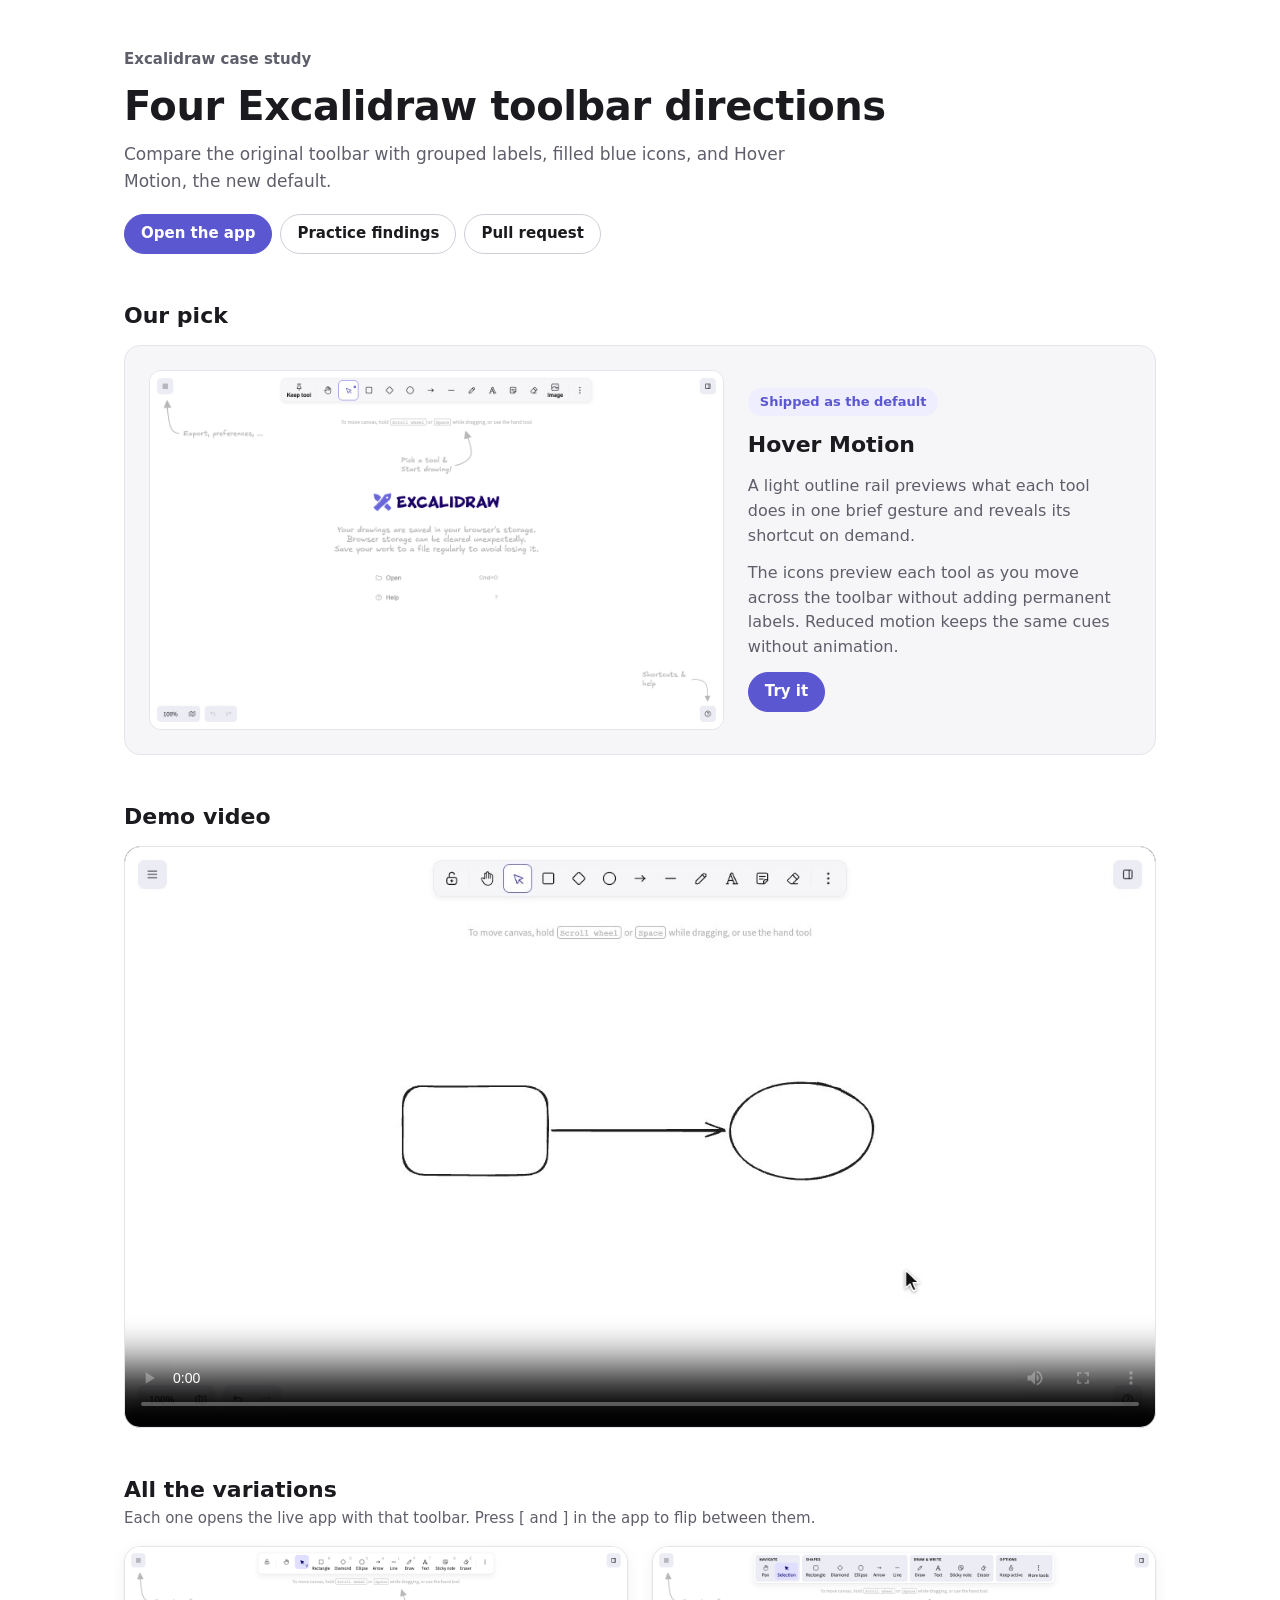
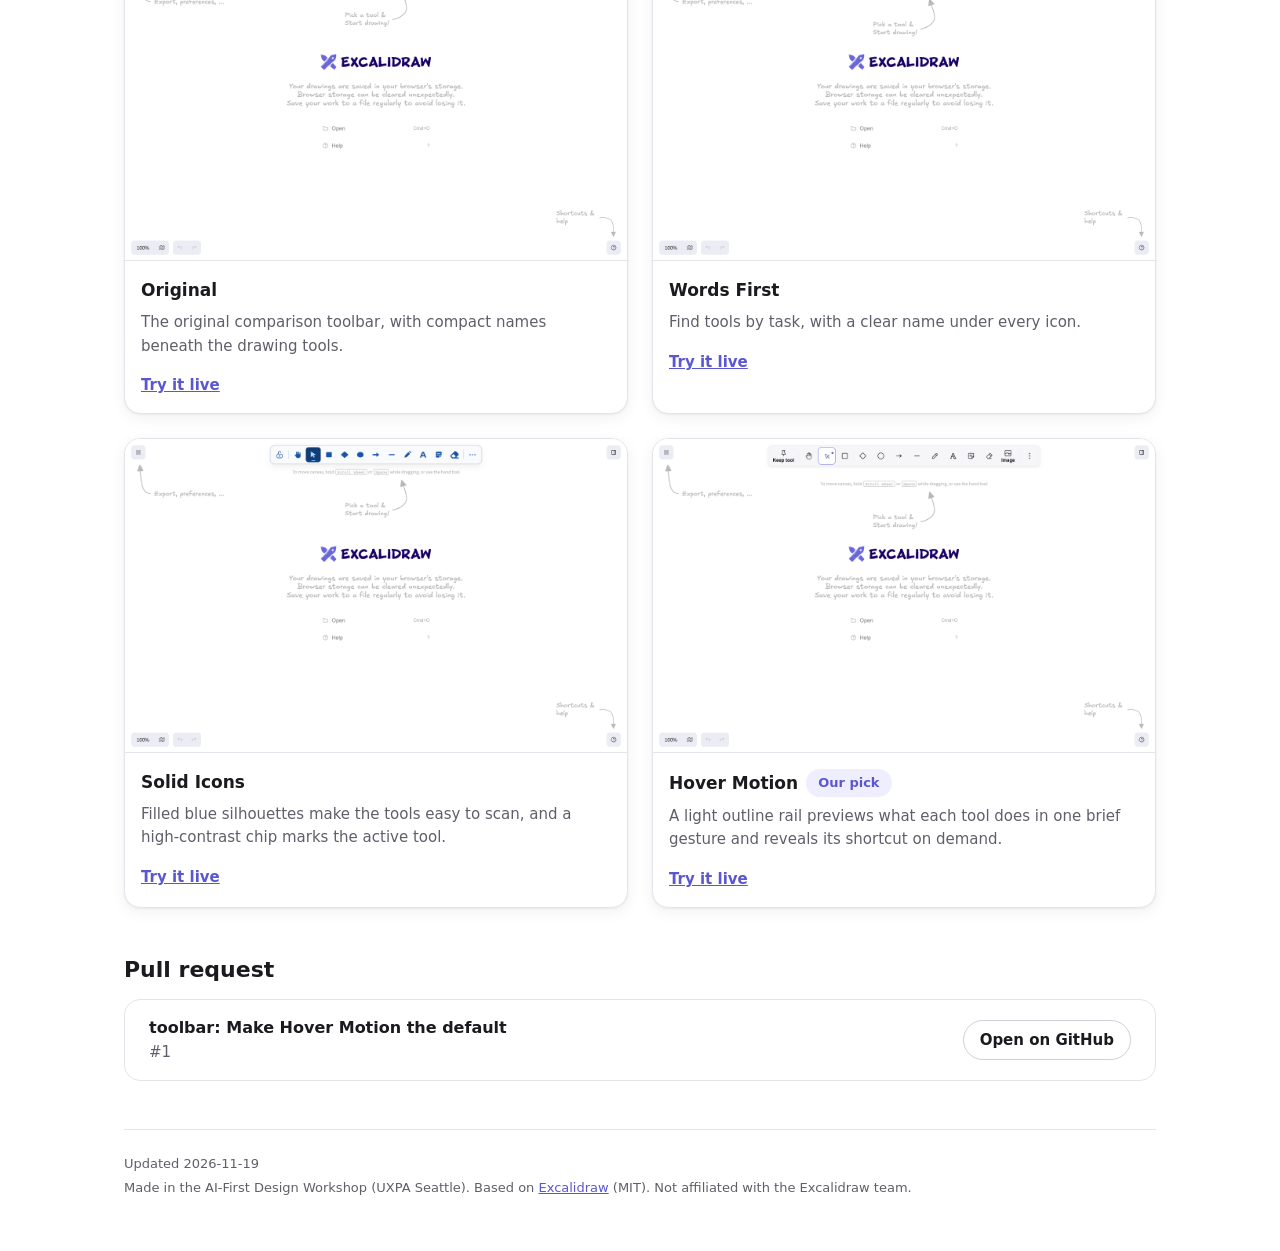
<file: review/index.html>
<!DOCTYPE html>
<html lang="en">
  <head>
    <meta charset="utf-8" />
    <meta name="viewport" content="width=device-width, initial-scale=1" />
    <title>Toolbar directions: Excalidraw case study</title>
    <meta
      name="description"
      content="The toolbar variations, the demo video and the pull request, on one page."
    />
    <link rel="icon" type="image/png" href="../favicon-32x32.png" />
    <link rel="stylesheet" href="theme.css" />
    <link rel="stylesheet" href="review.css" />
  </head>
  <body>
    <main class="page" id="page">
      <header class="header">
        <p class="kicker">Excalidraw case study</p>
        <h1 class="title" id="title">Toolbar directions</h1>
        <p class="summary" id="summary">
          Four very different toolbars, the one we picked, a short demo and the
          pull request, all on one page.
        </p>
        <div class="actions" id="actions">
          <a class="button button--primary" href="../">Open the app</a>
          <a class="button" href="findings.html">Practice findings</a>
        </div>
      </header>
      <div id="content" aria-live="polite"></div>
      <footer class="footer">
        <p id="updated"></p>
        <p>
          Made in the AI-First Design Workshop (UXPA Seattle). Based on
          <a href="https://github.com/excalidraw/excalidraw">Excalidraw</a>
          (MIT). Not affiliated with the Excalidraw team.
        </p>
      </footer>
    </main>
    <script src="review.js"></script>
  </body>
</html>
</file>
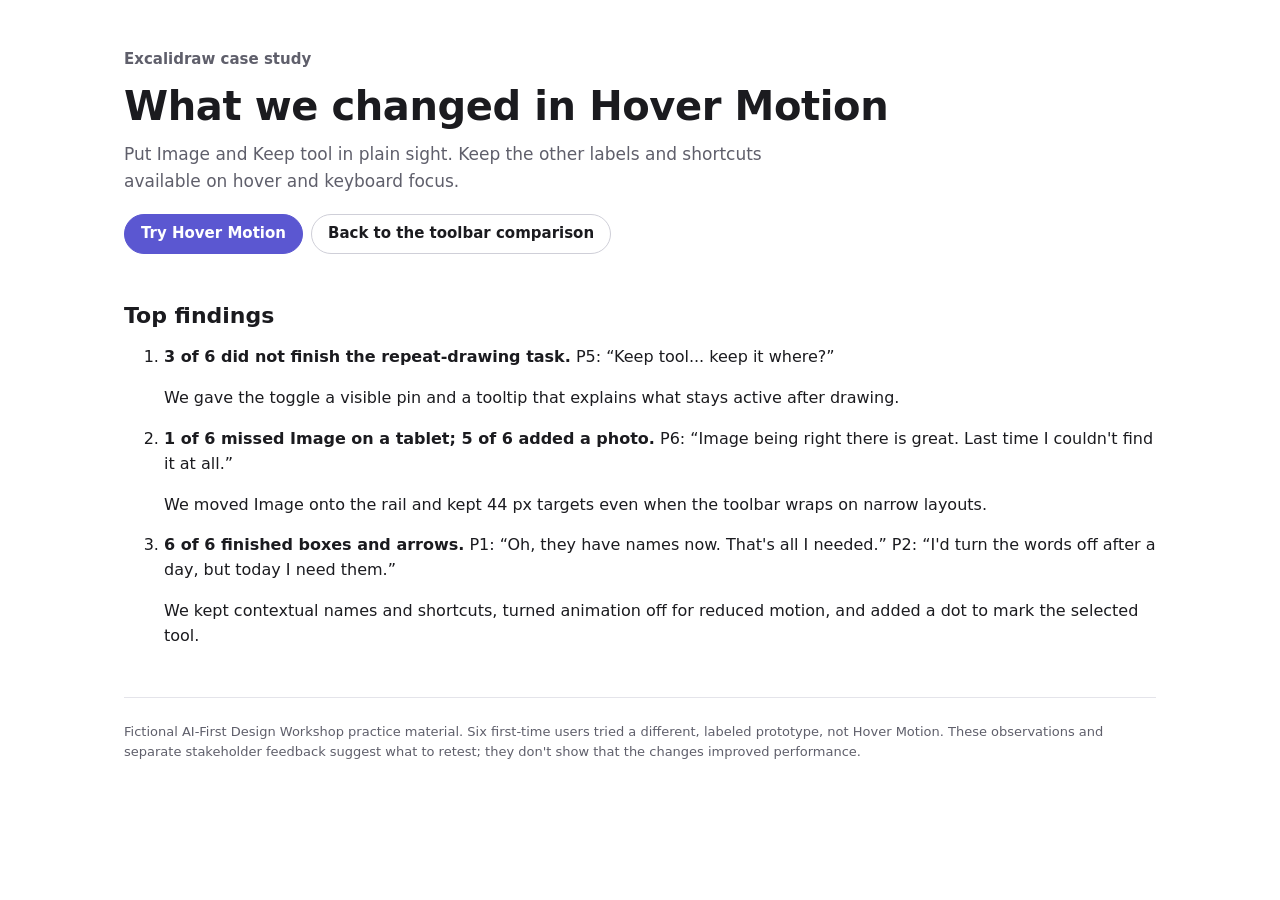
<file: review/findings.html>
<!DOCTYPE html>
<html lang="en">
  <head>
    <meta charset="utf-8" />
    <meta name="viewport" content="width=device-width, initial-scale=1" />
    <title>Practice findings: Excalidraw case study</title>
    <link rel="stylesheet" href="theme.css" />
    <link rel="stylesheet" href="review.css" />
  </head>
  <body>
    <main class="page">
      <header class="header">
        <p class="kicker">Excalidraw case study</p>
        <h1 class="title">What we changed in Hover Motion</h1>
        <p class="summary">
          Put Image and Keep tool in plain sight. Keep the other labels and
          shortcuts available on hover and keyboard focus.
        </p>
        <div class="actions">
          <a class="button button--primary" href="../?toolbar=hover-motion">Try Hover Motion</a>
          <a class="button" href="./">Back to the toolbar comparison</a>
        </div>
      </header>

      <section class="section" aria-labelledby="findings">
        <h2 class="section__title" id="findings">Top findings</h2>
        <ol>
          <li>
            <p><strong>3 of 6 did not finish the repeat-drawing task.</strong>
              P5: “Keep tool... keep it where?”</p>
            <p>We gave the toggle a visible pin and a tooltip that explains
              what stays active after drawing.</p>
          </li>
          <li>
            <p><strong>1 of 6 missed Image on a tablet; 5 of 6 added a photo.</strong>
              P6: “Image being right there is great. Last time I couldn't find it at all.”</p>
            <p>We moved Image onto the rail and kept 44 px targets even when
              the toolbar wraps on narrow layouts.</p>
          </li>
          <li>
            <p><strong>6 of 6 finished boxes and arrows.</strong>
              P1: “Oh, they have names now. That's all I needed.”
              P2: “I'd turn the words off after a day, but today I need them.”</p>
            <p>We kept contextual names and shortcuts, turned animation off
              for reduced motion, and added a dot to mark the selected tool.</p>
          </li>
        </ol>
      </section>

      <footer class="footer">
        <p>
          Fictional AI-First Design Workshop practice material. Six first-time
          users tried a different, labeled prototype, not Hover Motion.
          These observations and separate stakeholder feedback suggest what to
          retest; they don't show that the changes improved performance.
        </p>
      </footer>
    </main>
  </body>
</html>
</file>
<file: review/theme.css>
/*
 * The look of the page for everyone. Every color, font, size, radius, shadow
 * and motion value lives here, so a new look is a change to this file only.
 */
:root {
  --page-bg: #ffffff;
  --surface: #ffffff;
  --surface-muted: #f6f6f8;
  --text: #1b1b1f;
  --text-muted: #5f5f6b;
  --border: #e4e4ea;
  --border-strong: #cfcfd8;
  --accent: #5b57d1;
  --accent-soft: #efeefe;
  --on-accent: #ffffff;
  --focus: #5b57d1;
  --video-bg: #111114;

  --font-sans: system-ui, -apple-system, "Segoe UI", Roboto, "Helvetica Neue",
    Arial, sans-serif;
  --font-mono: ui-monospace, "SF Mono", Menlo, Consolas, monospace;
  --text-xs: 0.8125rem;
  --text-sm: 0.9375rem;
  --text-md: 1.0625rem;
  --text-lg: 1.375rem;
  --text-xl: clamp(1.75rem, 1.2rem + 2vw, 2.5rem);
  --leading: 1.55;
  --weight-strong: 650;

  --space-1: 4px;
  --space-2: 8px;
  --space-3: 12px;
  --space-4: 16px;
  --space-5: 24px;
  --space-6: 32px;
  --space-7: 48px;
  --page-width: 1080px;

  --radius-sm: 8px;
  --radius-md: 12px;
  --radius-lg: 16px;
  --radius-pill: 999px;

  --shadow-card: 0 1px 2px rgba(27, 27, 31, 0.06), 0 4px 16px rgba(27, 27, 31, 0.06);
  --shadow-hover: 0 2px 4px rgba(27, 27, 31, 0.08), 0 10px 28px rgba(27, 27, 31, 0.1);

  --motion-fast: 120ms;
  --motion-ease: cubic-bezier(0.2, 0, 0, 1);
}

@media (prefers-reduced-motion: reduce) {
  :root {
    --motion-fast: 0ms;
  }
}
</file>
<file: review/review.css>
*,
*::before,
*::after {
  box-sizing: border-box;
}

html {
  background: var(--page-bg);
  color: var(--text);
  font-family: var(--font-sans);
  font-size: 16px;
  line-height: var(--leading);
  -webkit-text-size-adjust: 100%;
}

body {
  margin: 0;
}

a {
  color: var(--accent);
}

a:focus-visible,
button:focus-visible,
video:focus-visible {
  outline: 2px solid var(--focus);
  outline-offset: 2px;
}

.page {
  max-width: var(--page-width);
  margin: 0 auto;
  padding: var(--space-7) var(--space-5);
}

.header {
  display: grid;
  gap: var(--space-3);
  margin-bottom: var(--space-7);
}

.kicker {
  margin: 0;
  color: var(--text-muted);
  font-size: var(--text-sm);
  font-weight: var(--weight-strong);
}

.title {
  margin: 0;
  font-size: var(--text-xl);
  line-height: 1.15;
  letter-spacing: -0.01em;
}

.summary {
  max-width: 62ch;
  margin: 0;
  color: var(--text-muted);
  font-size: var(--text-md);
}

.actions {
  display: flex;
  flex-wrap: wrap;
  gap: var(--space-2);
  margin-top: var(--space-2);
}

.button {
  display: inline-flex;
  align-items: center;
  gap: var(--space-2);
  min-height: 40px;
  padding: 0 var(--space-4);
  border: 1px solid var(--border-strong);
  border-radius: var(--radius-pill);
  background: var(--surface);
  color: var(--text);
  font-size: var(--text-sm);
  font-weight: var(--weight-strong);
  text-decoration: none;
  transition: background-color var(--motion-fast) var(--motion-ease),
    border-color var(--motion-fast) var(--motion-ease);
}

.button:hover {
  background: var(--surface-muted);
}

.button--primary {
  border-color: var(--accent);
  background: var(--accent);
  color: var(--on-accent);
}

.button--primary:hover {
  background: var(--accent);
  filter: brightness(1.08);
}

.section {
  margin-bottom: var(--space-7);
}

.section__title {
  margin: 0 0 var(--space-4);
  font-size: var(--text-lg);
  line-height: 1.25;
}

.section__note {
  margin: calc(var(--space-3) * -1) 0 var(--space-4);
  color: var(--text-muted);
  font-size: var(--text-sm);
}

.pick {
  display: grid;
  grid-template-columns: minmax(0, 3fr) minmax(0, 2fr);
  gap: var(--space-5);
  align-items: center;
  padding: var(--space-5);
  border: 1px solid var(--border);
  border-radius: var(--radius-lg);
  background: var(--surface-muted);
}

.pick__body {
  display: grid;
  gap: var(--space-3);
  align-content: start;
}

.pick__name {
  margin: 0;
  font-size: var(--text-lg);
}

.pick__body .button {
  justify-self: start;
}

.pick__idea {
  margin: 0;
  color: var(--text-muted);
}

.badge {
  justify-self: start;
  padding: var(--space-1) var(--space-3);
  border-radius: var(--radius-pill);
  background: var(--accent-soft);
  color: var(--accent);
  font-size: var(--text-xs);
  font-weight: var(--weight-strong);
}

.shot {
  display: block;
  width: 100%;
  aspect-ratio: 16 / 10;
  border: 1px solid var(--border);
  border-radius: var(--radius-md);
  background: var(--surface-muted);
  object-fit: cover;
  object-position: top center;
}

.shot--empty {
  display: grid;
  place-items: center;
  border-style: dashed;
  border-color: var(--border-strong);
  color: var(--text-muted);
  font-size: var(--text-sm);
}

.grid {
  display: grid;
  grid-template-columns: repeat(2, minmax(0, 1fr));
  gap: var(--space-5);
}

.grid-note {
  margin: var(--space-4) 0 0;
  color: var(--text-muted);
  font-size: var(--text-sm);
}

.card {
  display: grid;
  grid-template-rows: auto 1fr;
  overflow: hidden;
  border: 1px solid var(--border);
  border-radius: var(--radius-lg);
  background: var(--surface);
  box-shadow: var(--shadow-card);
  transition: box-shadow var(--motion-fast) var(--motion-ease);
}

.card:hover {
  box-shadow: var(--shadow-hover);
}

.card .shot {
  border: 0;
  border-bottom: 1px solid var(--border);
  border-radius: 0;
}

.card__body {
  display: grid;
  gap: var(--space-2);
  align-content: start;
  padding: var(--space-4);
}

.card__head {
  display: flex;
  flex-wrap: wrap;
  align-items: center;
  gap: var(--space-2);
}

.card__name {
  margin: 0;
  font-size: var(--text-md);
}

.card__idea {
  margin: 0;
  color: var(--text-muted);
  font-size: var(--text-sm);
}

.card__link {
  justify-self: start;
  margin-top: var(--space-2);
  font-size: var(--text-sm);
  font-weight: var(--weight-strong);
}

.card--empty {
  box-shadow: none;
  border-style: dashed;
  border-color: var(--border-strong);
  background: transparent;
}

.card--empty .shot {
  border-bottom-style: dashed;
}

.video {
  display: block;
  width: 100%;
  max-height: 70vh;
  border: 1px solid var(--border);
  border-radius: var(--radius-lg);
  background: var(--video-bg);
}

.placeholder {
  display: grid;
  gap: var(--space-2);
  padding: var(--space-5);
  border: 1px dashed var(--border-strong);
  border-radius: var(--radius-lg);
  color: var(--text-muted);
  font-size: var(--text-sm);
}

.placeholder strong {
  color: var(--text);
  font-size: var(--text-md);
}

.pr {
  display: flex;
  flex-wrap: wrap;
  align-items: center;
  justify-content: space-between;
  gap: var(--space-3);
  padding: var(--space-4) var(--space-5);
  border: 1px solid var(--border);
  border-radius: var(--radius-lg);
  background: var(--surface);
}

.pr__title {
  margin: 0;
  font-weight: var(--weight-strong);
}

.pr__meta {
  margin: 0;
  color: var(--text-muted);
  font-size: var(--text-sm);
}

code {
  font-family: var(--font-mono);
  font-size: 0.92em;
}

.error {
  margin: 0 0 var(--space-5);
  padding: var(--space-3) var(--space-4);
  border: 1px solid var(--border-strong);
  border-radius: var(--radius-md);
  background: var(--surface-muted);
  color: var(--text);
  font-size: var(--text-sm);
}

.footer {
  padding-top: var(--space-5);
  border-top: 1px solid var(--border);
  color: var(--text-muted);
  font-size: var(--text-xs);
}

.footer p {
  margin: 0 0 var(--space-1);
}

@media (max-width: 760px) {
  .page {
    padding: var(--space-6) var(--space-4);
  }

  .pick {
    grid-template-columns: 1fr;
    padding: var(--space-4);
  }

  .grid {
    grid-template-columns: 1fr;
  }
}
</file>
